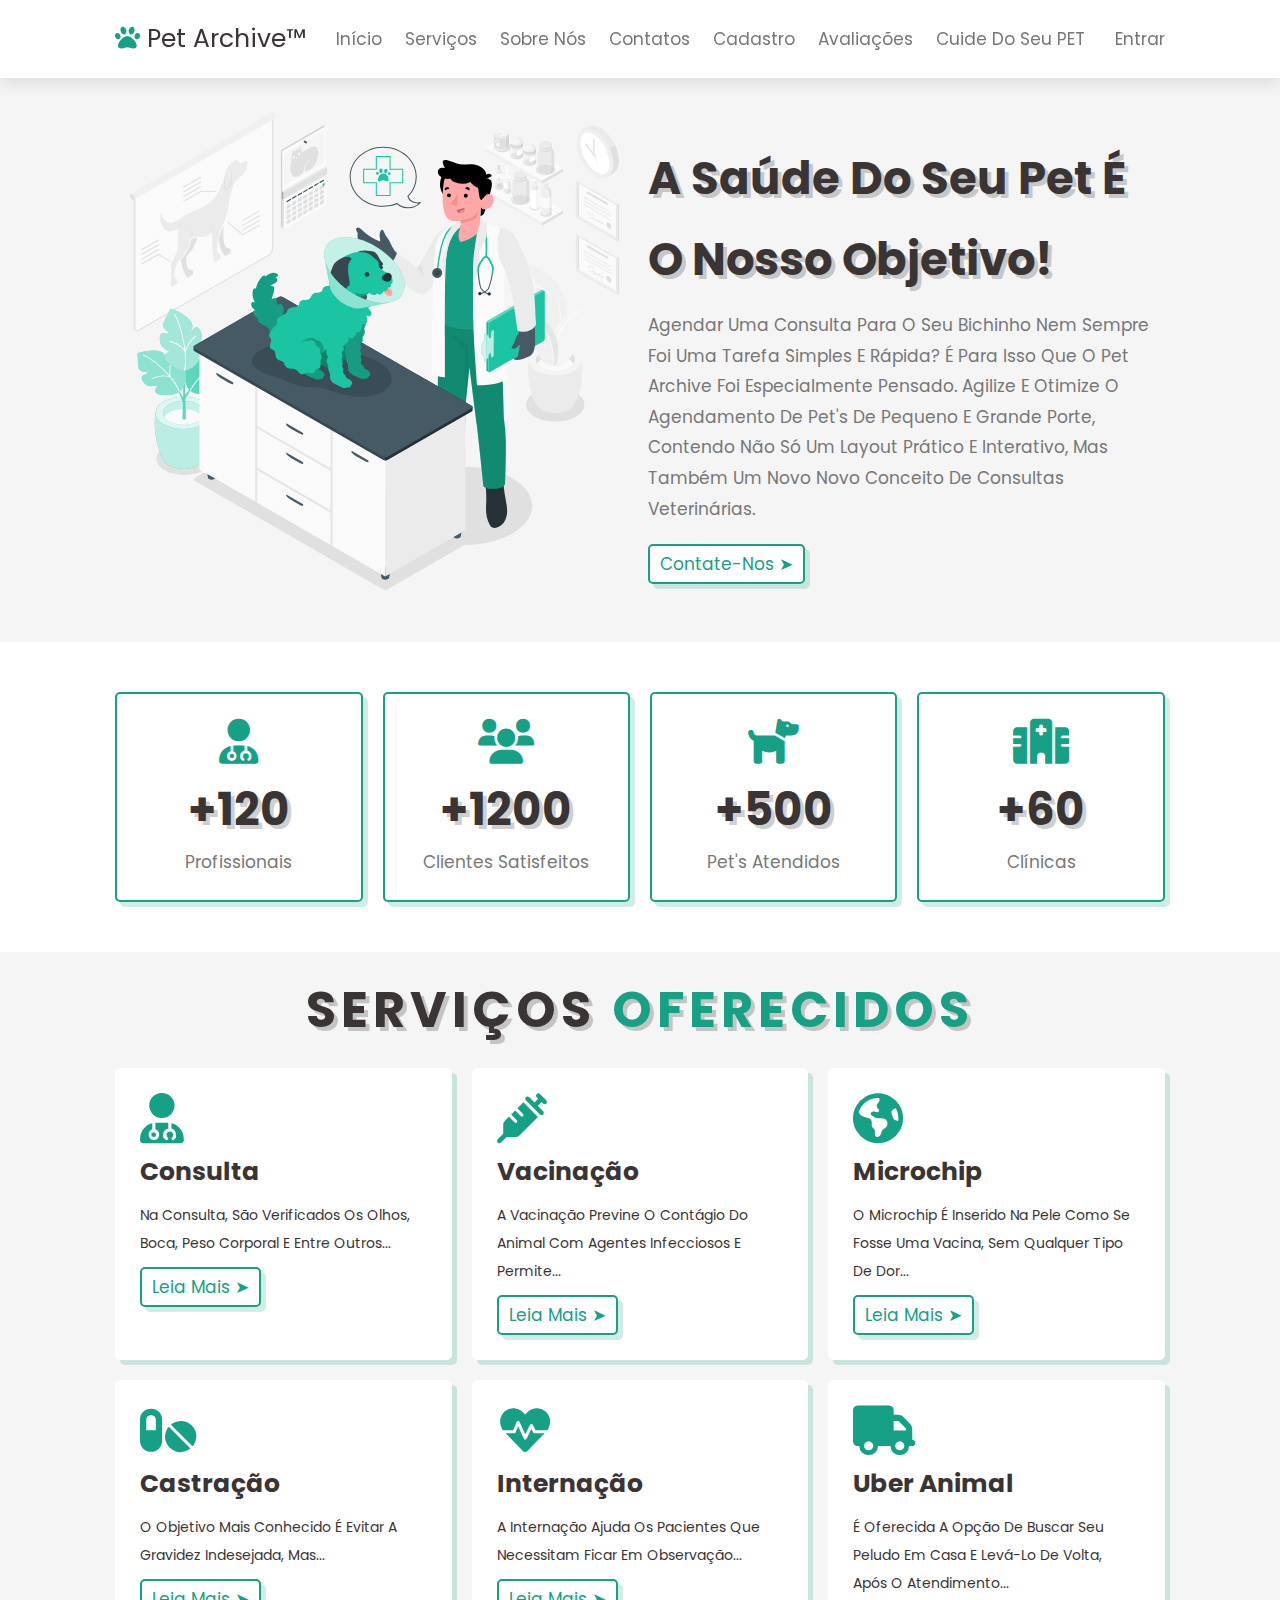
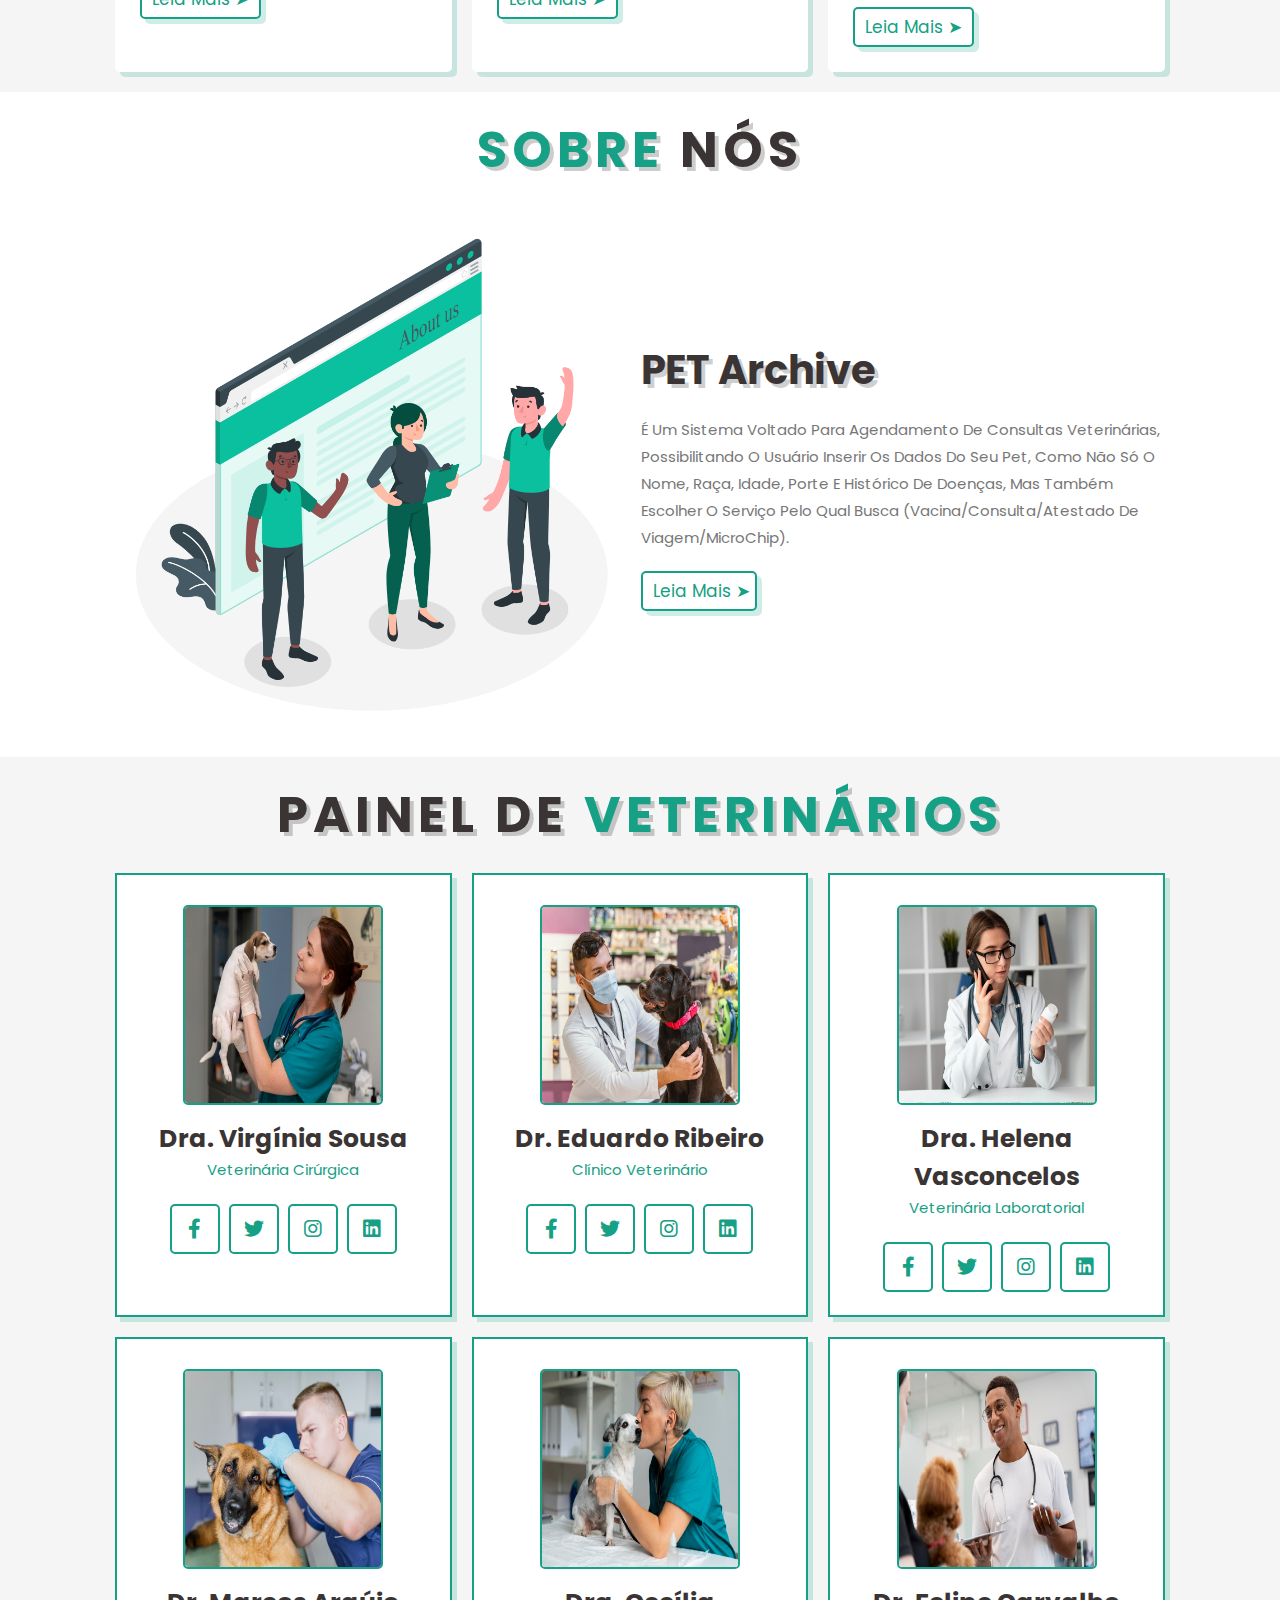
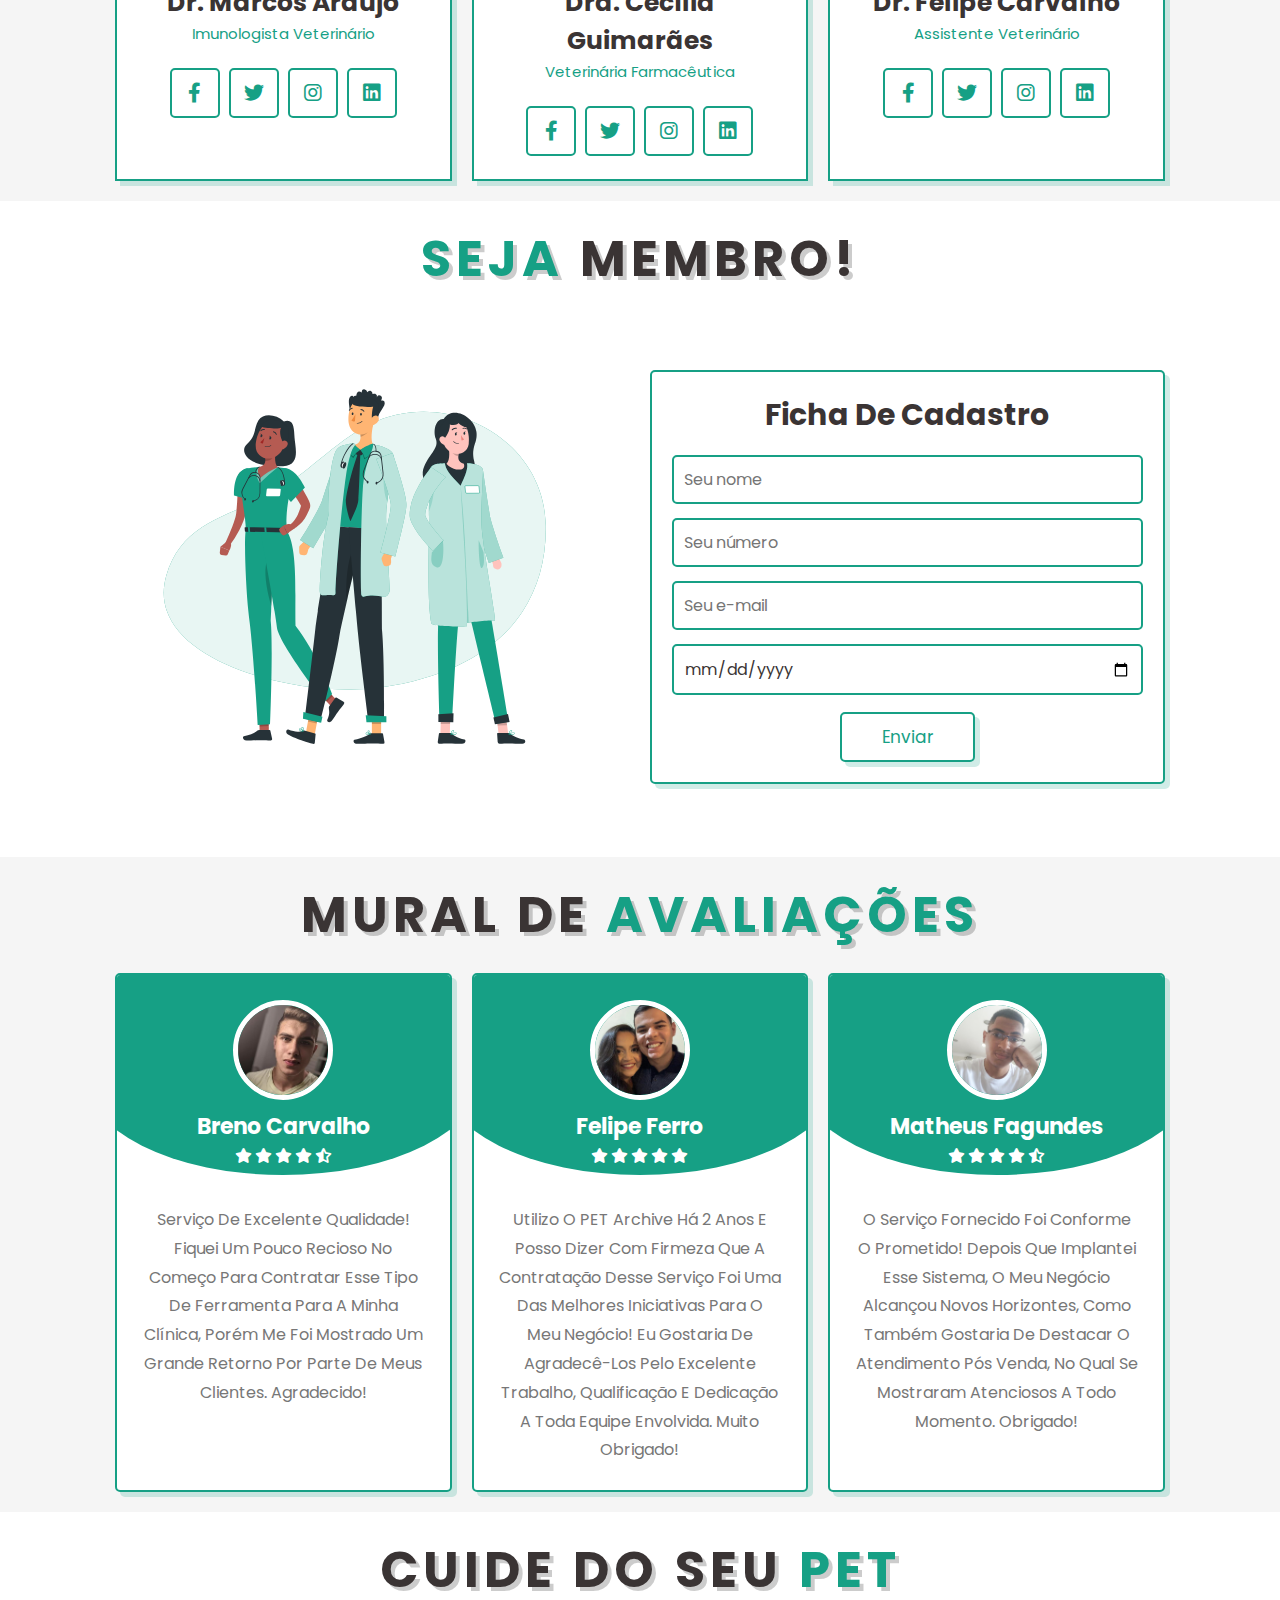
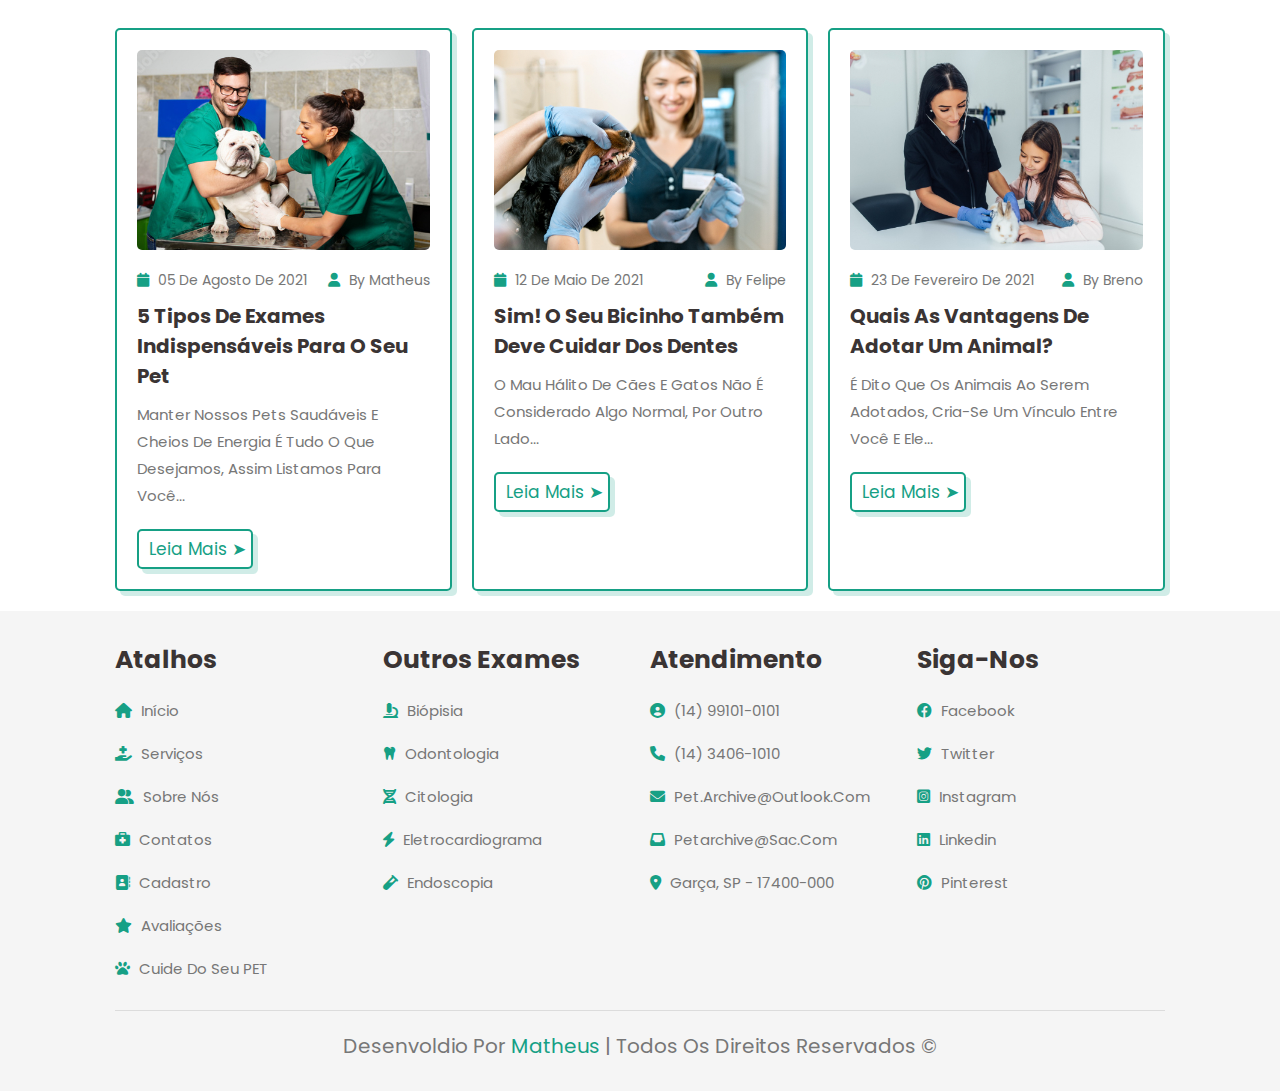
<file: index.html>
<!DOCTYPE html>
<html lang="pt-br">

<head>
    <meta charset="UTF-8">
    <meta http-equiv="X-UA-Compatible" content="IE=edge">
    <meta name="viewport" content="width=device-width, initial-scale=1.0">

    <title>Pet Archive - Agendamento Veterinário</title>

    <!-- Fonte padrão para o corpo do texto-->
    <link rel="stylesheet" href="https://cdnjs.cloudflare.com/ajax/libs/font-awesome/6.0.0-beta2/css/all.min.css">

    <!-- Documeto de customização do CSS -->
    <link rel="stylesheet" href="style.css">

</head>

<body>

    <!-- Começo do cabeçalho de apresentação -->

    <header class="header">

        <a href="#" class="logo"> <i class="fas fa-paw"> </i> Pet Archive™ </a>

        <nav class="navbar">
            <a href="#inicio">Início</a>
            <a href="#servicos">Serviços</a>
            <a href="#sobre">Sobre Nós</a>
            <a href="#contatos">Contatos</a>
            <a href="#cadastro">Cadastro</a>
            <a href="#avaliacoes">Avaliações</a>
            <a href="#cuidados">Cuide do seu PET</a>
        </nav>
        <nav class="navbar">
            <a href="entrar.php">Entrar</a>
        </nav>

        <div id="menu-btn" class="fas fa-bars"></div>

    </header>

    <!-- Final do cabeçalho de apresentação -->

    <!-- Início da seção -->

    <section class="inicio" id=inicio>

        <div class="image">
            <image src="images/inicio-img.svg" alt="">

        </div>

        <div class="content">
            <h3>A saúde do seu Pet é o nosso objetivo!</h3>
            <p>Agendar uma consulta para o seu bichinho nem sempre foi uma tarefa simples e rápida? É para isso que o Pet Archive foi especialmente pensado. Agilize e otimize o agendamento de pet's de pequeno e grande porte, contendo não só um layout prático
                e interativo, mas também um novo novo conceito de consultas veterinárias.</p>
            <a href="#" class="btn"> Contate-nos ➤ <span class="fas fa-hevron-right"> </span> </a>
        </div>

    </section>

    <!-- Final da seção -->

    <!-- Início da seção de ícones -->

    <section class="icons-container">

        <div class="icons">
            <i class="fas fa-user-md"></i>
            <h3>+120</h3>
            <p>Profissionais</p>
        </div>

        <div class="icons">
            <i class="fas fa-users"></i>
            <h3>+1200</h3>
            <p>Clientes satisfeitos</p>
        </div>

        <div class="icons">
            <i class="fas fa-dog"></i>
            <h3>+500</h3>
            <p>Pet's atendidos</p>
        </div>

        <div class="icons">
            <i class="fas fa-hospital"></i>
            <h3>+60</h3>
            <p>Clínicas</p>
        </div>

    </section>

    <!-- Final da seção de ícones -->

    <!-- Início da seção de serviços -->

    <section class="servicos" id="servicos">
        <h1 class="heading"> SERVIÇOS <span> OFERECIDOS </span> </h1>

        <div class="box-container">

            <div class="box">
                <i class="fas fa-user-md"></i>
                <h3>Consulta</h3>
                <p>Na consulta, são verificados os olhos, boca, peso corporal e entre outros...</p>
                <a href="#" class="btn"> Leia mais ➤ <span class="fas fa-chavron-right"> </span> </a>
            </div>

            <div class="box">
                <i class="fas fa-syringe"></i>
                <h3>Vacinação</h3>
                <p>A vacinação previne o contágio do animal com agentes infecciosos e permite...</p>
                <a href="#" class="btn"> Leia mais ➤ <span class="fas fa-chavron-right"> </span> </a>
            </div>

            <div class="box">
                <i class="fas fa-globe-americas"></i>
                <h3>Microchip</h3>
                <p>O microchip é inserido na pele como se fosse uma vacina, sem qualquer tipo de dor...</p>
                <a href="#" class="btn"> Leia mais ➤ <span class="fas fa-chavron-right"> </span> </a>
            </div>

            <div class="box">
                <i class="fas fa-pills"></i>
                <h3>Castração</h3>
                <p>O objetivo mais conhecido é evitar a gravidez indesejada, mas...</p>
                <a href="#" class="btn"> Leia mais ➤ <span class="fas fa-chavron-right"> </span> </a>
            </div>

            <div class="box">
                <i class="fas fa-heartbeat"></i>
                <h3>internação</h3>
                <p>A Internação ajuda os pacientes que necessitam ficar em observação...</p>
                <a href="#" class="btn"> Leia mais ➤ <span class="fas fa-chavron-right"> </span> </a>
            </div>

            <div class="box">
                <i class="fas fa-truck"></i>
                <h3>Uber Animal</h3>
                <p>É oferecida a opção de buscar seu peludo em casa e levá-lo de volta, após o atendimento...</p>
                <a href="#" class="btn"> Leia mais ➤ <span class="fas fa-chavron-right"> </span> </a>
            </div>

    </section>

    <!-- Final da seção de serviços -->

    <!-- Início da seção de sobre nós -->

    <section class="sobre" id="sobre">
        <h1 class="heading"> <span> Sobre </span> nós </h1>

        <div class="row">
            <div class="image">
                <img src="images/sobre-img.png" alt="">

            </div>

            <div class="content">
                <h3>PET Archive</h3>
                <p>É um sistema voltado para agendamento de consultas veterinárias, possibilitando o usuário inserir os dados do seu Pet, como não só o nome, raça, idade, porte e histórico de doenças, mas também escolher o serviço pelo qual busca (Vacina/Consulta/Atestado
                    de Viagem/MicroChip).</p>

                <a href="#" class="btn"> Leia mais ➤ <span class="fas-chevron-right"></span> </a>

            </div>

        </div>

    </section>

    <!-- Fim da seção de sobre nós -->

    <!-- Início da seção de veterinários -->

    <section class="contatos" id="contatos">
        <h1 class="heading"> Painel de <span> veterinários </span> </h1>

        <div class="box-container">

            <div class="box">
                <img src="images/vet-1.jpg" alt="">
                <h3>Dra. Virgínia Sousa</h3>
                <span>Veterinária Cirúrgica</span>
                <div class="share">
                    <a href="#" class="fab fa-facebook-f"> </a>
                    <a href="#" class="fab fa-twitter"> </a>
                    <a href="#" class="fab fa-instagram"> </a>
                    <a href="#" class="fab fa-linkedin"> </a>

                </div>

            </div>

            <div class="box">
                <img src="images/vet-2.jpg" alt="">
                <h3>Dr. Eduardo Ribeiro</h3>
                <span>Clínico Veterinário</span>
                <div class="share">
                    <a href="#" class="fab fa-facebook-f"> </a>
                    <a href="#" class="fab fa-twitter"> </a>
                    <a href="#" class="fab fa-instagram"> </a>
                    <a href="#" class="fab fa-linkedin"> </a>

                </div>

            </div>

            <div class="box">
                <img src="images/vet-3.jpg" alt="">
                <h3>Dra. Helena Vasconcelos</h3>
                <span>Veterinária Laboratorial</span>
                <div class="share">
                    <a href="#" class="fab fa-facebook-f"> </a>
                    <a href="#" class="fab fa-twitter"> </a>
                    <a href="#" class="fab fa-instagram"> </a>
                    <a href="#" class="fab fa-linkedin"> </a>

                </div>

            </div>

            <div class="box">
                <img src="images/vet-4.jpg" alt="">
                <h3>Dr. Marcos Araújo</h3>
                <span>Imunologista Veterinário</span>
                <div class="share">
                    <a href="#" class="fab fa-facebook-f"> </a>
                    <a href="#" class="fab fa-twitter"> </a>
                    <a href="#" class="fab fa-instagram"> </a>
                    <a href="#" class="fab fa-linkedin"> </a>

                </div>

            </div>

            <div class="box">
                <img src="images/vet-5.jpg" alt="">
                <h3>Dra. Cecília Guimarães</h3>
                <span>Veterinária Farmacêutica</span>
                <div class="share">
                    <a href="#" class="fab fa-facebook-f"> </a>
                    <a href="#" class="fab fa-twitter"> </a>
                    <a href="#" class="fab fa-instagram"> </a>
                    <a href="#" class="fab fa-linkedin"> </a>

                </div>

            </div>

            <div class="box">
                <img src="images/vet-6.jpg" alt="">
                <h3>Dr. Felipe Carvalho</h3>
                <span>Assistente Veterinário</span>
                <div class="share">
                    <a href="#" class="fab fa-facebook-f"> </a>
                    <a href="#" class="fab fa-twitter"> </a>
                    <a href="#" class="fab fa-instagram"> </a>
                    <a href="#" class="fab fa-linkedin"> </a>

                </div>

            </div>

        </div>

    </section>

    <!-- Fim da seção de veterinários -->

    <!-- Início da seção de cadastro -->

    <section class="cadastro" id="cadastro">

        <h1 class="heading"> <span> Seja </span> membro! </h1>

        <div class="row">

            <div class="images">
                <img src="images/about-img.svg" alt="">
            </div>

            <form action="" id="frm_id">
                <h3>Ficha de cadastro</h3>
                <input type="text" id="nome" placeholder="Seu nome" class="box" required>
                <input type="number" id="num" placeholder="Seu número" class="box" required>
                <input type="email" id="email" placeholder="Seu e-mail" class="box" required>
                <input type="date" id="date" class="box" required>
                <input type="submit" id="enviar" value="Enviar" class="btn" onclick="validar()">
            </form>
        </div>

    </section>

    <!-- Fim da seção de cadastro -->

    <!-- Início da seção de cadastro -->

    <section class="avaliacoes" id="avaliacoes">

        <h1 class="heading"> Mural de <span> Avaliações </span> </h1>

        <div class="box-container">

            <div class="box">
                <img src="images/pic-1.jpg" alt="">
                <h3>Breno Carvalho</h3>
                <div class="stars">
                    <i class="fas fa-star"></i>
                    <i class="fas fa-star"></i>
                    <i class="fas fa-star"></i>
                    <i class="fas fa-star"></i>
                    <i class="fas fa-star-half-alt"></i>

                </div>
                <p class="text"> Serviço de excelente qualidade! Fiquei um pouco recioso no começo para contratar esse tipo de ferramenta para a minha clínica, porém me foi mostrado um grande retorno por parte de meus clientes. Agradecido!</p>

            </div>

            <div class="box">
                <img src="images/pic-2.jpg" alt="">
                <h3>Felipe Ferro</h3>
                <div class="stars">
                    <i class="fas fa-star"></i>
                    <i class="fas fa-star"></i>
                    <i class="fas fa-star"></i>
                    <i class="fas fa-star"></i>
                    <i class="fas fa-star"></i>

                </div>
                <p class="text"> Utilizo o PET Archive há 2 anos e posso dizer com firmeza que a contratação desse serviço foi uma das melhores iniciativas para o meu negócio! Eu gostaria de agradecê-los pelo excelente trabalho, qualificação e dedicação a toda equipe
                    envolvida. Muito obrigado!

            </div>

            <div class="box">
                <img src="images/pic-3.jpg" alt="">
                <h3>Matheus Fagundes</h3>
                <div class="stars">
                    <i class="fas fa-star"></i>
                    <i class="fas fa-star"></i>
                    <i class="fas fa-star"></i>
                    <i class="fas fa-star"></i>
                    <i class="fas fa-star-half-alt"></i>

                </div>
                <p class="text"> O serviço fornecido foi conforme o prometido! Depois que implantei esse sistema, o meu negócio alcançou novos horizontes, como também gostaria de destacar o atendimento pós venda, no qual se mostraram atenciosos a todo momento. Obrigado!</p>

            </div>

        </div>

    </section>

    <!-- Final da seção de cadastro -->

    <!-- Início da seção de cuidados -->

    <section class="cuidados" id="cuidados">

        <h1 class="heading"> Cuide do seu <span> PET </span> </h1>

        <div class="box-container">

            <div class="box">
                <div class="images">
                    <img src="images/blog-1.jpg" alt="">
                </div>
                <div class="content">
                    <div class="icon">
                        <a href="#"> <i class="fas fa-calendar"> </i> 05 de agosto de 2021 </a>
                        <a href="#"> <i class="fas fa-user"> </i> by Matheus </a>
                    </div>
                    <h3>5 tipos de exames indispensáveis para o seu pet</h3>
                    <p>Manter nossos pets saudáveis e cheios de energia é tudo o que desejamos, assim listamos para você...</p>
                    <a href="#" class="btn"> Leia mais ➤ </a>
                </div>
            </div>

            <div class="box">
                <div class="images">
                    <img src="images/blog-2.jpg" alt="">
                </div>
                <div class="content">
                    <div class="icon">
                        <a href="#"> <i class="fas fa-calendar"> </i> 12 de maio de 2021 </a>
                        <a href="#"> <i class="fas fa-user"> </i> by Felipe </a>
                    </div>
                    <h3>Sim! O seu bicinho também deve cuidar dos dentes</h3>
                    <p>O mau hálito de cães e gatos não é considerado algo normal, por outro lado...</p>
                    <a href="#" class="btn"> Leia mais ➤ </a>
                </div>
            </div>

            <div class="box">
                <div class="images">
                    <img src="images/blog-3.jpg" alt="">
                </div>
                <div class="content">
                    <div class="icon">
                        <a href="#"> <i class="fas fa-calendar"> </i> 23 de fevereiro de 2021 </a>
                        <a href="#"> <i class="fas fa-user"> </i> by Breno </a>
                    </div>
                    <h3>Quais as vantagens de adotar um animal?</h3>
                    <p>É dito que os animais ao serem adotados, cria-se um vínculo entre você e ele...</p>
                    <a href="#" class="btn"> Leia mais ➤ </a>
                </div>
            </div>


        </div>

    </section>

    <!-- Final da seção de cuidados -->

    <!-- Início da seção de rodapé -->

    <section class="footer">

        <div class="box-container">

            <div class="box">
                <h3>Atalhos</h3>
                <a href="#"> <i class="fas fa-home"> </i> início </a>
                <a href="#"> <i class="fas fa-hand-holding-medical"> </i> Serviços </a>
                <a href="#"> <i class="fas fa-user-friends"> </i> Sobre Nós </a>
                <a href="#"> <i class="fas fa-briefcase-medical"> </i> Contatos </a>
                <a href="#"> <i class="fas fa-address-book"> </i> Cadastro </a>
                <a href="#"> <i class="fas fa-star"> </i> Avaliações </a>
                <a href="#"> <i class="fas fa-paw"> </i> Cuide do seu PET </a>
            </div>

            <div class="box">
                <h3>Outros exames</h3>
                <a href="#"> <i class="fas fa-microscope"> </i> Biópisia </a>
                <a href="#"> <i class="fas fa-tooth"> </i> Odontologia </a>
                <a href="#"> <i class="fas fa-dna"> </i> Citologia </a>
                <a href="#"> <i class="fas fa-bolt"> </i> Eletrocardiograma </a>
                <a href="#"> <i class="fas fa-vial"> </i> Endoscopia </a>
            </div>

            <div class="box">
                <h3>Atendimento</h3>
                <a href="#"> <i class="fas fa-user-circle"> </i> (14) 99101-0101 </a>
                <a href="#"> <i class="fas fa-phone"> </i> (14) 3406-1010 </a>
                <a href="#"> <i class="fas fa-envelope"> </i> pet.archive@outlook.com </a>
                <a href="#"> <i class="fas fa-inbox"> </i> petarchive@sac.com </a>
                <a href="#"> <i class="fas fa-map-marker-alt"> </i> Garça, SP - 17400-000 </a>
            </div>

            <div class="box">
                <h3>Siga-nos</h3>
                <a href="#"> <i class="fab fa-facebook"> </i> Facebook </a>
                <a href="#"> <i class="fab fa-twitter"> </i> Twitter </a>
                <a href="#"> <i class="fab fa-instagram-square"> </i> Instagram </a>
                <a href="#"> <i class="fab fa-linkedin"> </i> Linkedin </a>
                <a href="#"> <i class="fab fa-pinterest"> </i> Pinterest </a>
            </div>

        </div>

        <div class="credit"> Desenvoldio por <span> Matheus </span> | Todos os direitos reservados © </div>

    </section>

    <!-- Final da seção de rodapé -->

    <!-- Documeto de customização do Javascript -->

    <script src="script.js"></script>
 
    

</body>

</html>
</file>
<file: style.css>
@import url('https://fonts.googleapis.com/css2?family=Poppins:wght@200;300;400;600&display=swap');

/* Paleta de cores */

:root {
    --green: #16a085;
    /*--black: #16a085;*/
    --black: #3a3434;
    --light-color: #777;
    --box-shadow: .5rem .5rem 0 rgba(22, 160, 133, .2);
    --text-shadow: .4rem .4rem 0 rgba(0, 0, 0, .2);
    --border: .2rem solid var(--green);
}

* {
    font-family: 'Poppins', sans-serif;
    margin: 0;
    padding: 0;
    box-sizing: border-box;
    outline: none;
    border: none;
    text-transform: capitalize;
    transition: all .2s ease-out;
    text-decoration: none;
}

html {
    font-size: 62.5%;
    overflow-x: hidden;
    scroll-padding-top: 7rem;
    scroll-behavior: smooth;
}


/* Formatação do botão para contato (cabeçalho) */

.btn {
    display: inline-block;
    margin-top: 1rem;
    padding: .5rem;
    padding-left: 1rem;
    border: var(--border);
    border-radius: .5rem;
    box-shadow: var(--box-shadow);
    color: var(--green);
    cursor: pointer;
    font-size: 1.7rem;
    background: #fff;
}


/* .btn span {
    padding: .7rem 1rem;
    border-radius: .5rem;
    background: var(--green);
    color: #fff;
    margin-left: .5rem;
} */

.btn:hover {
    background: var(--green);
    color: #fff;
}

.btn:hover span {
    color: var(--green);
    background: #fff;
    margin-left: 1rem;
}


/* Background dos cabeçalho */

section {
    padding: 2rem 9%;
}


/* Background dos ícones */

section:nth-child(even) {
    background: #f5f5f5;
}

.heading {
    text-align: center;
    padding-bottom: 2rem;
    text-shadow: var(--text-shadow);
    text-transform: uppercase;
    color: var(--black);
    font-size: 5rem;
    letter-spacing: .5rem;
}

.heading span {
    text-transform: uppercase;
    color: var(--green);
}


/* Formatação do cabeçalho */

.header {
    padding: 2rem 9%;
    position: fixed;
    top: 0;
    left: 0;
    right: 0;
    z-index: 1000;
    box-shadow: 0 .5rem 1.5rem rgba(0, 0, 0, .1);
    display: flex;
    align-items: center;
    justify-content: space-between;
    background: #fff;
}


/* Formatação da home */

.header .logo {
    font-size: 2.5rem;
    color: var(--black);
}


/* Formatação da logo */

.header .logo i {
    color: var(--green);
}

.header .navbar a {
    font-size: 1.7rem;
    color: var(--light-color);
    margin-left: 2rem;
}

.header .navbar a:hover {
    color: var(--green);
}

#menu-btn {
    font-size: 2.5rem;
    border-radius: .5rem;
    background: #16a085;
    color: var(--green);
    padding: 1rem 1.5rem;
    cursor: pointer;
    display: none;
}


/* Início do cabeçalho de apresentação */

.inicio {
    display: flex;
    align-items: center;
    flex-wrap: wrap;
    gap: 1.5rem;
    padding-top: 10rem;
}

.inicio .image {
    flex: 1 1 45rem;
}

.inicio .image img {
    width: 100%;
}

.inicio .content {
    flex: 1 1 45rem;
}

.inicio .content h3 {
    font-size: 4.5rem;
    color: var(--black);
    line-height: 1.8;
    text-shadow: var(--text-shadow);
}

.inicio .content p {
    font-size: 1.7rem;
    color: var(--light-color);
    line-height: 1.8;
    padding: 1rem 0;
}


/* Enquadramento dos ícones */

.icons-container {
    display: grid;
    gap: 2rem;
    grid-template-columns: repeat(auto-fit, minmax(20rem, 1fr));
    padding-top: 5rem;
    padding-bottom: 5rem;
}

.icons-container .icons {
    border: var(--border);
    box-shadow: var(--box-shadow);
    border-radius: .5rem;
    text-align: center;
    padding: 2.5rem;
}

.icons-container .icons i {
    font-size: 4.5rem;
    color: var(--green);
    padding-bottom: .7rem;
}

.icons-container .icons h3 {
    font-size: 4.5rem;
    color: var(--black);
    padding: .5rem 0;
    text-shadow: var(--text-shadow);
}

.icons-container .icons p {
    font-size: 1.7rem;
    color: var(--light-color);
}


/* Centralização e enquadramento dos serviços */

.servicos .box-container {
    display: grid;
    grid-template-columns: repeat(auto-fit, minmax(27rem, 1fr));
    gap: 2rem;
}

.servicos .box-container .box {
    background: #fff;
    border-radius: .5rem;
    box-shadow: var(--box-shadow);
    border: var (--border);
    padding: 2.5rem;
}

.servicos .box-container .box i {
    color: var(--green);
    font-size: 5rem;
}

.servicos .box-container .box h3 {
    color: var(--black);
    font-size: 2.5rem;
    padding: 1rem 0;
}

.servicos .box-container .box p {
    color: var(--black);
    font-size: 1.4rem;
    line-height: 2;
}


/* Sobre nós - Começo */

.sobre .row {
    display: flex;
    align-items: center;
    flex-wrap: wrap;
    gap: .2rem;
}

.sobre .row .image {
    flex: 1 1 45rem;
}

.sobre .row .image img {
    width: 100%;
}

.sobre .row .content {
    width: 100%;
    flex: 1 1 45rem;
}

.sobre .row .content h3 {
    color: var(--black);
    text-shadow: var(--text-shadow);
    font-size: 4rem;
    line-height: 1.8;
}

.sobre .row .content p {
    color: var(--light-color);
    padding: 1rem 0;
    font-size: 1.5rem;
    line-height: 1.8;
}


/* Sobre nós - Fim */


/* Painel de veterinários - Começo */

.contatos .box-container {
    display: grid;
    grid-template-columns: repeat(auto-fit, minmax(30rem, 1fr));
    gap: 2rem;
}

.contatos .box-container .box {
    text-align: center;
    background: #fff;
    border: var(--border);
    box-shadow: var(--box-shadow);
    padding: 2rem;
}

.contatos .box-container .box img {
    height: 20rem;
    border: var(--border);
    border-radius: .5rem;
    margin-top: 1rem;
    margin-bottom: 1rem;
}

.contatos .box-container .box h3 {
    color: var(--black);
    font-size: 2.5rem;
}

.contatos .box-container .box span {
    color: var(--green);
    font-size: 1.5rem;
}

.contatos .box-container .box .share {
    padding-top: 2rem;
}

.contatos .box-container .box .share a {
    height: 5rem;
    width: 5rem;
    line-height: 4.5rem;
    font-size: 2rem;
    color: var(--green);
    border-radius: .5rem;
    border: var(--border);
    margin: .3rem;
}

.contatos .box-container .box .share a:hover {
    background: var(--green);
    color: #fff;
    box-shadow: var(--box-shadow);
}


/* Painel de veterinários - Fim */


/* Cadastro - Início */

.cadastro .row {
    display: flex;
    align-items: center;
    flex-wrap: wrap;
    gap: 2rem;
}

.cadastro .row .images {
    flex: 1 1 45rem;
}

.cadastro .row .images .img {
    width: 100%;
}

.cadastro .row form {
    flex: 1 1 45rem;
    background: #fff;
    border: var(--border);
    box-shadow: var(--box-shadow);
    text-align: center;
    padding: 2rem;
    border-radius: .5rem;
}

.cadastro .row form h3 {
    color: var(--black);
    padding-bottom: 1rem;
    font-size: 3rem;
}

.cadastro .row form .box {
    width: 100%;
    margin: .7rem 0;
    border-radius: .5rem;
    border: var(--border);
    font-size: 1.6rem;
    color: var(--black);
    text-transform: none;
    padding: 1rem;
}

.cadastro .row form .btn {
    padding: 1rem 4rem;
}


/* Cadastro - Fim */


/* Avaliações - Início */

.avaliacoes .box-container {
    display: grid;
    grid-template-columns: repeat(auto-fit, minmax(27rem, 1fr));
    gap: 2rem;
}

.avaliacoes .box-container .box {
    border: var(--border);
    box-shadow: var(--box-shadow);
    border-radius: .5rem;
    padding: 2.5rem;
    background: #fff;
    text-align: center;
    position: relative;
    overflow: hidden;
    z-index: 0;
}

.avaliacoes .box-container .box img {
    height: 10rem;
    width: 10rem;
    border-radius: 50%;
    object-fit: cover;
    border: .5rem solid #fff;
}

.avaliacoes .box-container .box h3 {
    color: #fff;
    font-size: 2.2rem;
    padding: .5rem 0;
}

.avaliacoes .box-container .box .stars i {
    color: #fff;
    font-size: 1.5rem;
}

.avaliacoes .box-container .box .text {
    color: var(--light-color);
    line-height: 1.8;
    font-size: 1.6rem;
    padding-top: 4rem;
}

.avaliacoes .box-container .box:before {
    content: '';
    position: absolute;
    top: 0;
    left: 50%;
    transform: translateX(-50%);
    background: var(--green);
    border-bottom-left-radius: 50%;
    border-bottom-right-radius: 50%;
    height: 20rem;
    width: 120%;
    z-index: -1;
}


/* Avaliações - Fim */


/* Cuidados - Início */

.cuidados .box-container {
    display: grid;
    grid-template-columns: repeat(auto-fit, minmax(28rem, 1fr));
    gap: 2rem;
}

.cuidados .box-container .box {
    border: var(--border);
    box-shadow: var(--box-shadow);
    border-radius: .5rem;
    padding: 2rem;
}

.cuidados .box-container .box .images {
    height: 20rem;
    overflow: hidden;
    border-radius: .5rem;
}

.cuidados .box-container .box .images img {
    height: 100%;
    width: 100%;
    object-fit: cover;
}

.cuidados .box-container .box:hover .images img {
    transform: scale(1.2);
}

.cuidados .box-container .box .content {
    padding-top: 1rem;
}

.cuidados .box-container .box .content .icon {
    padding: 1rem 0;
    display: flex;
    align-items: center;
    justify-content: space-between;
}

.cuidados .box-container .box .content .icon a {
    font-size: 1.4rem;
    color: var(--light-color);
}

.cuidados .box-container .box .content .icon a:hover {
    color: var(--green);
}

.cuidados .box-container .box .content .icon a i {
    padding-right: .5rem;
    color: var(--green);
}

.cuidados .box-container .box .content h3 {
    color: var(--black);
    font-size: 2rem;
}

.cuidados .box-container .box .content p {
    color: var(--light-color);
    font-size: 1.5rem;
    line-height: 1.8;
    padding: 1rem 0;
}


/* Cuidados - Fim */


/* Adaptação do Layout */

@media (max-width: 991px) {
    html {
        font-size: 55%;
    }
    .header {
        padding: 2rem;
    }
    section {
        padding: 2rem;
    }
}

@media (max-width: 768px) {
    #menu-btn {
        display: initial;
    }
    .header .navbar {
        position: absolute;
        top: 115%;
        ;
        right: 2rem;
        border-radius: .5rem;
        box-shadow: var(box-shadow);
        width: 30rem;
        border: var(--border);
        background: #fff;
        transform: scale(0);
        opacity: 0;
        transform-origin: top right;
        transform: none;
    }
    .header .navbar .active {
        transform: scale(1);
        opacity: 1;
        transition: .2s ease-out;
    }
    .header .navbar {
        font-size: 2rem;
        display: block;
        margin: 2.5rem;
    }
}


/* Footer - Início */

.footer .box-container {
    display: grid;
    grid-template-columns: repeat(auto-fit, minmax(22rem, 1fr));
    gap: 2rem;
}

.footer .box-container .box h3 {
    font-size: 2.5rem;
    color: var(--black);
    padding: 1rem 0;
}

.footer .box-container .box a {
    display: block;
    font-size: 1.5rem;
    color: var(--light-color);
    padding: 1rem 0;
}

.footer .box-container .box a i {
    padding-right: .5rem;
    color: var(--green);
}

.footer .box-container .box a:hover i {
    padding-right: 2rem;
}

.footer .credit {
    padding: 1rem;
    padding-top: 2rem;
    margin-top: 2rem;
    text-align: center;
    font-size: 2rem;
    color: var(--light-color);
    border-top: .1rem solid rgba(0, 0, 0, .1);
}

.footer .credit span {
    color: var(--green);
}


/* Footer - Fim */


/* Consultas de mídia */

@media (max-width: 450px) {
    html {
        font-size: 50%;
    }
}
</file>
